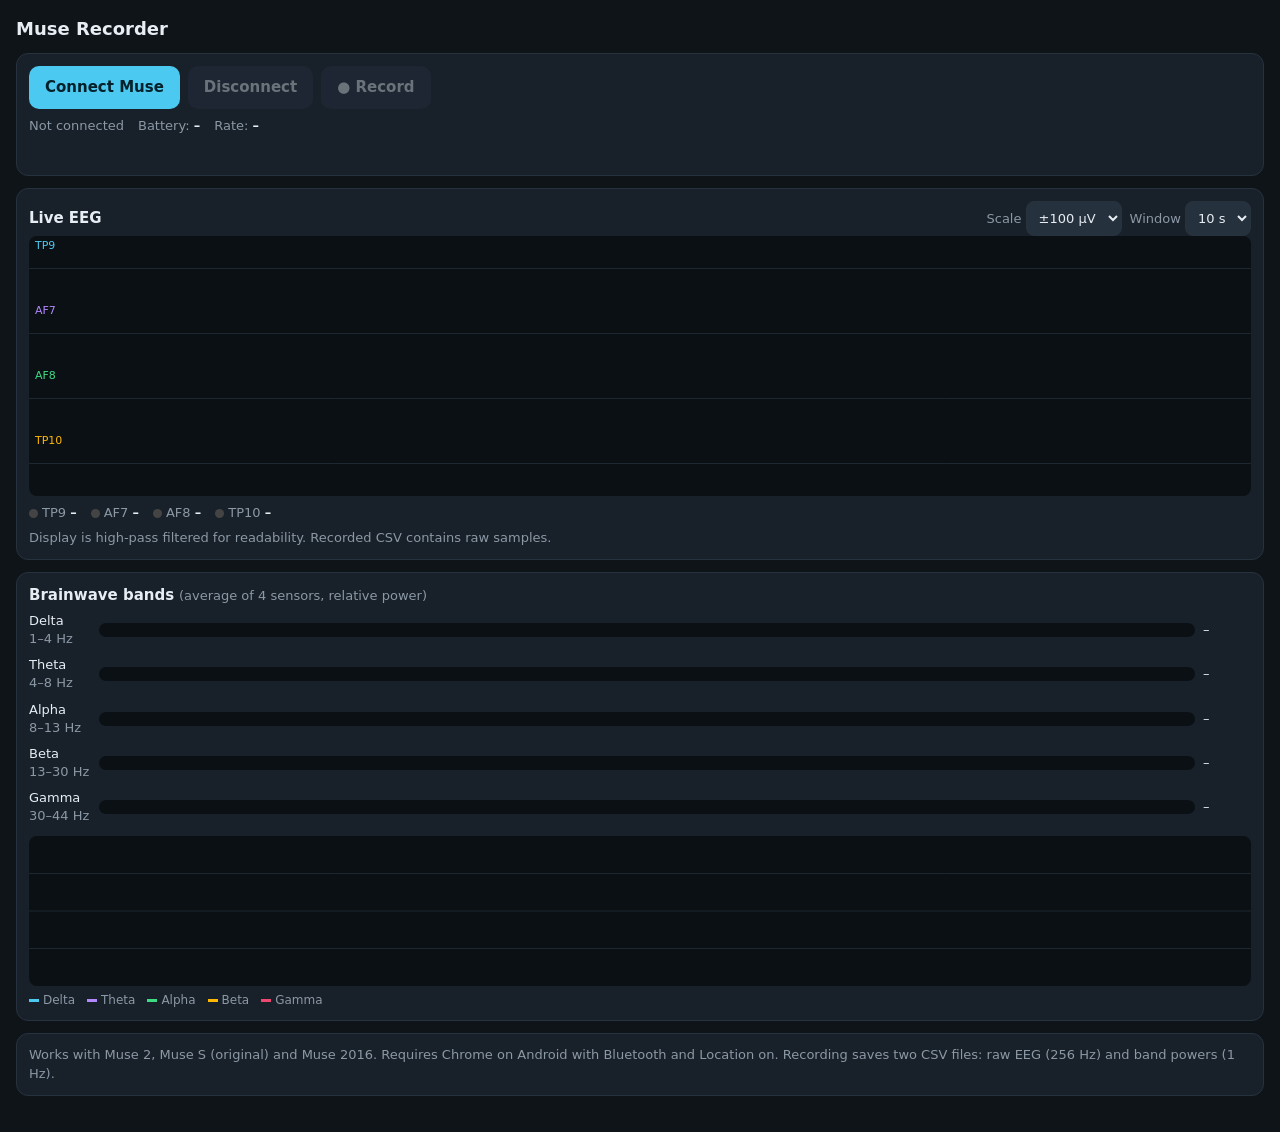
<file: tools/muse-recorder.html>
<!doctype html>
<html lang="en">
<head>
<meta charset="utf-8">
<meta name="viewport" content="width=device-width, initial-scale=1, viewport-fit=cover">
<meta name="theme-color" content="#0f1419">
<title>Muse Recorder</title>
<style>
  :root{--bg:#0f1419;--card:#18202a;--line:#27323f;--fg:#e6edf3;--mut:#8b98a5;--acc:#4cc9f0;--ok:#3ddc84;--warn:#ffb703;--bad:#ef476f;
    --c0:#4cc9f0;--c1:#b388ff;--c2:#3ddc84;--c3:#ffb703;--c4:#ef476f}
  *{box-sizing:border-box}
  body{margin:0;background:var(--bg);color:var(--fg);font:15px/1.4 system-ui,-apple-system,Roboto,sans-serif;padding:12px 16px calc(24px + env(safe-area-inset-bottom))}
  h1{font-size:18px;margin:4px 0 12px;font-weight:600}
  .card{background:var(--card);border:1px solid var(--line);border-radius:12px;padding:12px;margin-bottom:12px}
  .row{display:flex;gap:8px;flex-wrap:wrap;align-items:center}
  button{font:inherit;font-weight:600;border:0;border-radius:10px;padding:11px 16px;background:var(--acc);color:#04202a;cursor:pointer}
  button.sec{background:#26313e;color:var(--fg)}
  button.rec{background:var(--bad);color:#fff}
  button:disabled{opacity:.4;cursor:not-allowed}
  select{font:inherit;background:#26313e;color:var(--fg);border:1px solid var(--line);border-radius:8px;padding:8px}
  label{color:var(--mut);font-size:13px}
  .mut{color:var(--mut);font-size:13px}
  canvas{width:100%;display:block;border-radius:8px;background:#0b1015}
  .stat{display:flex;gap:14px;flex-wrap:wrap;margin-top:8px;font-size:13px;color:var(--mut)}
  .stat b{color:var(--fg);font-weight:600}
  .dot{display:inline-block;width:9px;height:9px;border-radius:50%;background:#444;margin-right:4px;vertical-align:middle}
  .bars{display:grid;gap:8px;margin-top:6px}
  .bar{display:grid;grid-template-columns:62px 1fr 48px;align-items:center;gap:8px;font-size:13px}
  .bar .track{height:14px;background:#0b1015;border-radius:7px;overflow:hidden}
  .bar .fill{height:100%;width:0;border-radius:7px;transition:width .25s}
  #msg{min-height:20px;color:var(--warn);font-size:13px;margin-top:8px}
  .legend{display:flex;gap:12px;flex-wrap:wrap;font-size:12px;color:var(--mut);margin-top:6px}
  .legend i{display:inline-block;width:10px;height:3px;margin-right:4px;vertical-align:middle}
</style>
</head>
<body>
<h1>Muse Recorder</h1>

<div class="card">
  <div class="row">
    <button id="btnConnect">Connect Muse</button>
    <button id="btnDisc" class="sec" disabled>Disconnect</button>
    <button id="btnRec" class="sec" disabled>● Record</button>
  </div>
  <div class="stat">
    <span id="stDevice">Not connected</span>
    <span>Battery: <b id="stBat">–</b></span>
    <span>Rate: <b id="stRate">–</b></span>
    <span id="stRec"></span>
  </div>
  <div id="msg"></div>
</div>

<div class="card">
  <div class="row" style="justify-content:space-between">
    <b>Live EEG</b>
    <span class="row">
      <label>Scale <select id="selScale"><option value="50">±50 µV</option><option value="100" selected>±100 µV</option><option value="250">±250 µV</option><option value="500">±500 µV</option></select></label>
      <label>Window <select id="selWin"><option value="5">5 s</option><option value="10" selected>10 s</option><option value="20">20 s</option></select></label>
    </span>
  </div>
  <canvas id="cvEEG" height="260"></canvas>
  <div class="stat" id="quality"></div>
  <div class="mut" style="margin-top:6px">Display is high-pass filtered for readability. Recorded CSV contains raw samples.</div>
</div>

<div class="card">
  <b>Brainwave bands</b> <span class="mut">(average of 4 sensors, relative power)</span>
  <div class="bars" id="bars"></div>
  <canvas id="cvHist" height="150" style="margin-top:10px"></canvas>
  <div class="legend" id="legend"></div>
</div>

<div class="card mut">
  Works with Muse 2, Muse S (original) and Muse 2016. Requires Chrome on Android with Bluetooth and Location on.
  Recording saves two CSV files: raw EEG (256 Hz) and band powers (1 Hz).
</div>

<script>
'use strict';
// ---------- Muse protocol constants ----------
const MUSE_SERVICE = 0xfe8d;
const CHAR_CONTROL = '273e0001-4c4d-454d-96be-f03bac821358';
const CHAR_TELEMETRY = '273e000b-4c4d-454d-96be-f03bac821358';
const EEG_CHARS = [
  '273e0003-4c4d-454d-96be-f03bac821358', // TP9
  '273e0004-4c4d-454d-96be-f03bac821358', // AF7
  '273e0005-4c4d-454d-96be-f03bac821358', // AF8
  '273e0006-4c4d-454d-96be-f03bac821358'  // TP10
];
const CH_NAMES = ['TP9','AF7','AF8','TP10'];
const FS = 256;
const BANDS = [
  {name:'Delta', lo:1,  hi:4,  col:'--c0'},
  {name:'Theta', lo:4,  hi:8,  col:'--c1'},
  {name:'Alpha', lo:8,  hi:13, col:'--c2'},
  {name:'Beta',  lo:13, hi:30, col:'--c3'},
  {name:'Gamma', lo:30, hi:44, col:'--c4'}
];
const css = n => getComputedStyle(document.documentElement).getPropertyValue(n).trim();

// ---------- Decoding ----------
function encodeCommand(cmd){
  const b = new TextEncoder().encode(cmd);
  const out = new Uint8Array(b.length + 2);
  out[0] = b.length + 1; out.set(b, 1); out[out.length-1] = 0x0a;
  return out;
}
function decodeEEG(dv){
  const seq = dv.getUint16(0);
  const s = new Array(12);
  for(let i=0;i<12;i++){
    const b = 2 + ((i*12) >> 3);
    const v = (i % 2 === 0) ? ((dv.getUint8(b) << 4) | (dv.getUint8(b+1) >> 4))
                            : (((dv.getUint8(b) & 0x0f) << 8) | dv.getUint8(b+1));
    s[i] = (v - 2048) * 0.48828125; // µV
  }
  return {seq, samples: s};
}

// ---------- FFT / band power ----------
const N = 512;
const hann = new Float32Array(N).map((_, i) => 0.5 - 0.5*Math.cos(2*Math.PI*i/(N-1)));
function fftMag2(re){ // in-place radix-2 on re, returns power spectrum (N/2+1)
  const n = re.length, im = new Float32Array(n);
  for(let i=1,j=0;i<n;i++){
    let bit = n >> 1;
    for(; j & bit; bit >>= 1) j ^= bit;
    j ^= bit;
    if(i < j){ const t=re[i]; re[i]=re[j]; re[j]=t; }
  }
  for(let len=2; len<=n; len<<=1){
    const ang = -2*Math.PI/len, wr = Math.cos(ang), wi = Math.sin(ang);
    for(let i=0;i<n;i+=len){
      let cr=1, ci=0;
      for(let k=0;k<len/2;k++){
        const a=i+k, b=i+k+len/2;
        const xr = re[b]*cr - im[b]*ci, xi = re[b]*ci + im[b]*cr;
        re[b] = re[a]-xr; im[b] = im[a]-xi; re[a] += xr; im[a] += xi;
        const ncr = cr*wr - ci*wi; ci = cr*wi + ci*wr; cr = ncr;
      }
    }
  }
  const p = new Float32Array(n/2+1);
  for(let i=0;i<=n/2;i++) p[i] = re[i]*re[i] + im[i]*im[i];
  return p;
}
function bandPowers(window512){ // returns absolute powers per band
  let mean = 0; for(let i=0;i<N;i++) mean += window512[i]; mean /= N;
  const x = new Float32Array(N);
  for(let i=0;i<N;i++) x[i] = (window512[i]-mean) * hann[i];
  const p = fftMag2(x), res = FS/N;
  return BANDS.map(b => {
    let s = 0;
    for(let k=Math.ceil(b.lo/res); k<=Math.floor(b.hi/res); k++) s += p[k];
    return s;
  });
}

// ---------- State ----------
const RING = FS * 30;
const ring = CH_NAMES.map(() => new Float32Array(RING));
let wpos = CH_NAMES.map(() => 0);        // total samples written per channel
let hp = CH_NAMES.map(() => ({px:0, py:0, init:false}));
let lastSeq = CH_NAMES.map(() => null), seqBase = CH_NAMES.map(() => 0);
let device = null, server = null, ctrl = null, connected = false;
let pktCount = 0, rateT0 = performance.now(), rate = 0;
let recording = false, recStart = 0, recPackets = CH_NAMES.map(() => new Map()), recT0 = null, recIdx0 = null;
let bandRows = [], bandHist = [], lastBand = null;
const lastPktT = [0,0,0,0];

const $ = id => document.getElementById(id);
const msg = t => { $('msg').textContent = t || ''; };

// ---------- Packet handling ----------
function onEEG(ch, ev){
  const dv = ev.target.value;
  if(dv.byteLength < 20) return;
  const {seq, samples} = decodeEEG(dv);
  if(lastSeq[ch] !== null && seq < lastSeq[ch] - 30000) seqBase[ch] += 65536;
  lastSeq[ch] = seq;
  const idx = seqBase[ch] + seq;
  pktCount++;
  lastPktT[ch] = performance.now();
  const st = hp[ch];
  for(const x of samples){
    if(!st.init){ st.px = x; st.py = 0; st.init = true; }
    const y = 0.995 * (st.py + x - st.px);
    st.px = x; st.py = y;
    ring[ch][wpos[ch] % RING] = y; wpos[ch]++;
  }
  if(recording){
    if(recT0 === null){ recT0 = Date.now(); recIdx0 = idx; }
    recPackets[ch].set(idx, Float32Array.from(samples));
  }
}
function onTelemetry(ev){
  const dv = ev.target.value;
  if(dv.byteLength >= 4){
    const bat = dv.getUint16(2) / 512;
    $('stBat').textContent = bat.toFixed(0) + '%';
  }
}

// ---------- Connection ----------
async function connect(){
  if(!navigator.bluetooth){ msg('Web Bluetooth not available. Use Chrome on Android over HTTPS.'); return; }
  msg('');
  try{
    device = await navigator.bluetooth.requestDevice({
      filters: [{namePrefix: 'Muse'}],
      optionalServices: [MUSE_SERVICE]
    });
    device.addEventListener('gattserverdisconnected', onDisconnected);
    $('stDevice').textContent = 'Connecting to ' + device.name + '…';
    server = await device.gatt.connect();
    const svc = await server.getPrimaryService(MUSE_SERVICE);
    ctrl = await svc.getCharacteristic(CHAR_CONTROL);
    try{ await ctrl.startNotifications(); }catch(e){}
    try{
      const tel = await svc.getCharacteristic(CHAR_TELEMETRY);
      tel.addEventListener('characteristicvaluechanged', onTelemetry);
      await tel.startNotifications();
    }catch(e){}
    for(let i=0;i<4;i++){
      const c = await svc.getCharacteristic(EEG_CHARS[i]);
      c.addEventListener('characteristicvaluechanged', ev => onEEG(i, ev));
      await c.startNotifications();
    }
    const send = async cmd => {
      const data = encodeCommand(cmd);
      if(ctrl.writeValueWithoutResponse) await ctrl.writeValueWithoutResponse(data);
      else await ctrl.writeValue(data);
      await new Promise(r => setTimeout(r, 60));
    };
    await send('h'); await send('p21'); await send('s'); await send('d');
    connected = true;
    $('stDevice').textContent = 'Connected: ' + device.name;
    $('btnConnect').disabled = true; $('btnDisc').disabled = false; $('btnRec').disabled = false;
    requestWake();
  }catch(e){
    msg('Connection failed: ' + (e && e.message ? e.message : e));
    $('stDevice').textContent = 'Not connected';
    try{ if(device && device.gatt.connected) device.gatt.disconnect(); }catch(_){}
  }
}
function onDisconnected(){
  connected = false;
  $('stDevice').textContent = 'Disconnected';
  $('btnConnect').disabled = false; $('btnDisc').disabled = true; $('btnRec').disabled = true;
  $('stBat').textContent = '–';
  if(recording){ msg('Muse disconnected. Recording stopped, saving what was captured.'); stopRecording(); }
  releaseWake();
}
async function disconnect(){
  if(recording) stopRecording();
  try{ if(ctrl) await ctrl.writeValue(encodeCommand('h')); }catch(e){}
  if(device && device.gatt.connected) device.gatt.disconnect();
}

// keep screen on while connected
let wake = null;
async function requestWake(){ try{ if('wakeLock' in navigator) wake = await navigator.wakeLock.request('screen'); }catch(e){} }
function releaseWake(){ try{ if(wake){ wake.release(); wake = null; } }catch(e){} }
document.addEventListener('visibilitychange', () => { if(document.visibilityState === 'visible' && connected) requestWake(); });

// ---------- Recording ----------
function startRecording(){
  recPackets = CH_NAMES.map(() => new Map()); recT0 = null; recIdx0 = null;
  bandRows = []; recStart = Date.now(); recording = true;
  $('btnRec').textContent = '■ Stop & Save'; $('btnRec').className = 'rec';
}
function stopRecording(){
  recording = false;
  $('btnRec').textContent = '● Record'; $('btnRec').className = 'sec';
  $('stRec').textContent = '';
  saveCSVs();
}
function download(name, text){
  const blob = new Blob([text], {type:'text/csv'});
  const a = document.createElement('a');
  a.href = URL.createObjectURL(blob); a.download = name;
  document.body.appendChild(a); a.click(); a.remove();
  setTimeout(() => URL.revokeObjectURL(a.href), 10000);
}
function stamp(){ const d = new Date(recStart); const p = n => String(n).padStart(2,'0');
  return `${d.getFullYear()}${p(d.getMonth()+1)}${p(d.getDate())}_${p(d.getHours())}${p(d.getMinutes())}${p(d.getSeconds())}`; }
function saveCSVs(){
  if(recT0 === null){ msg('No data was captured.'); return; }
  let minI = Infinity, maxI = -Infinity;
  for(const m of recPackets) for(const k of m.keys()){ if(k < minI) minI = k; if(k > maxI) maxI = k; }
  const lines = ['timestamp_unix,elapsed_s,TP9,AF7,AF8,TP10'];
  for(let idx = minI; idx <= maxI; idx++){
    const pk = recPackets.map(m => m.get(idx));
    if(!pk.some(Boolean)) continue;
    for(let i=0;i<12;i++){
      const el = ((idx - recIdx0) * 12 + i) / FS;
      const row = [(recT0/1000 + el).toFixed(4), el.toFixed(4)];
      for(let c=0;c<4;c++) row.push(pk[c] ? pk[c][i].toFixed(2) : '');
      lines.push(row.join(','));
    }
  }
  download(`muse_eeg_${stamp()}.csv`, lines.join('\n'));
  const bl = ['timestamp_unix,elapsed_s,delta_rel,theta_rel,alpha_rel,beta_rel,gamma_rel,delta_abs,theta_abs,alpha_abs,beta_abs,gamma_abs'];
  for(const r of bandRows) bl.push(r.join(','));
  setTimeout(() => download(`muse_bands_${stamp()}.csv`, bl.join('\n')), 600);
  msg('Saved ' + (lines.length-1) + ' samples. If Chrome asks, allow multiple downloads.');
}

// ---------- Analysis (1 Hz band powers + 4 Hz display) ----------
function analyze(){
  if(Math.min(...wpos) < N) return null;
  const acc = new Array(BANDS.length).fill(0);
  for(let c=0;c<4;c++){
    const w = new Float32Array(N), end = wpos[c];
    for(let i=0;i<N;i++) w[i] = ring[c][(end - N + i) % RING];
    const bp = bandPowers(w);
    for(let b=0;b<acc.length;b++) acc[b] += bp[b] / 4;
  }
  const tot = acc.reduce((a,b)=>a+b, 0) || 1;
  return {abs: acc, rel: acc.map(v => v/tot)};
}
function updateBands(){
  const r = analyze(); if(!r) return;
  lastBand = r;
  BANDS.forEach((b,i) => {
    $('fill'+i).style.width = (r.rel[i]*100).toFixed(1) + '%';
    $('val'+i).textContent = (r.rel[i]*100).toFixed(0) + '%';
  });
  bandHist.push(r.rel); if(bandHist.length > 120) bandHist.shift();
}
function logBandRow(){
  if(!recording || !lastBand || recT0 === null) return;
  const el = (Date.now() - recT0)/1000;
  bandRows.push([ (Date.now()/1000).toFixed(3), el.toFixed(2),
    ...lastBand.rel.map(v => v.toFixed(5)), ...lastBand.abs.map(v => v.toExponential(4)) ]);
}

function updateQuality(){
  const q = $('quality'); let html = '';
  for(let c=0;c<4;c++){
    let cls = '#444', txt = '–';
    if(wpos[c] >= FS){
      let s=0, s2=0; for(let i=0;i<FS;i++){ const v = ring[c][(wpos[c]-1-i) % RING]; s+=v; s2+=v*v; }
      const rms = Math.sqrt(Math.max(0, s2/FS - (s/FS)**2));
      if(connected && performance.now() - lastPktT[c] > 2000){ cls = '#444'; txt = 'no data'; }
      else if(rms < 1){ cls = css('--bad'); txt = 'flat'; }
      else if(rms > 150){ cls = css('--bad'); txt = 'noisy'; }
      else if(rms > 60){ cls = css('--warn'); txt = 'fair'; }
      else { cls = css('--ok'); txt = 'good'; }
    }
    html += `<span><span class="dot" style="background:${cls}"></span>${CH_NAMES[c]} <b>${txt}</b></span>`;
  }
  q.innerHTML = html;
}

// ---------- Drawing ----------
function fitCanvas(cv){
  const dpr = window.devicePixelRatio || 1, w = cv.clientWidth, h = parseInt(cv.getAttribute('height'));
  if(cv.width !== Math.round(w*dpr) || cv.height !== Math.round(h*dpr)){ cv.width = Math.round(w*dpr); cv.height = Math.round(h*dpr); }
  const g = cv.getContext('2d'); g.setTransform(dpr,0,0,dpr,0,0); return {g, w, h};
}
const traceCols = ['--c0','--c1','--c2','--c3'];
function drawEEG(){
  const {g, w, h} = fitCanvas($('cvEEG'));
  g.clearRect(0,0,w,h);
  const secs = +$('selWin').value, scale = +$('selScale').value, n = secs*FS;
  const lane = h/4;
  for(let c=0;c<4;c++){
    const mid = lane*c + lane/2;
    g.strokeStyle = '#1d2832'; g.lineWidth = 1; g.beginPath(); g.moveTo(0, mid); g.lineTo(w, mid); g.stroke();
    g.fillStyle = css(traceCols[c]); g.font = '11px system-ui'; g.fillText(CH_NAMES[c], 6, lane*c + 13);
    if(wpos[c] < 2) continue;
    g.strokeStyle = css(traceCols[c]); g.lineWidth = 1.2; g.beginPath();
    const avail = Math.min(n, wpos[c]), step = Math.max(1, Math.floor(avail / w));
    for(let k=0;k<avail;k+=step){
      const v = ring[c][(wpos[c] - avail + k) % RING];
      const x = w - (avail - k) / n * w;
      const y = Math.max(lane*c, Math.min(lane*(c+1), mid - v / scale * (lane/2)));
      k === 0 ? g.moveTo(x, y) : g.lineTo(x, y);
    }
    g.stroke();
  }
}
function drawHist(){
  const {g, w, h} = fitCanvas($('cvHist'));
  g.clearRect(0,0,w,h);
  g.strokeStyle = '#1d2832'; g.lineWidth = 1;
  for(let i=1;i<4;i++){ g.beginPath(); g.moveTo(0, h*i/4); g.lineTo(w, h*i/4); g.stroke(); }
  if(bandHist.length < 2) return;
  BANDS.forEach((b,bi) => {
    g.strokeStyle = css(b.col); g.lineWidth = 1.6; g.beginPath();
    bandHist.forEach((r,i) => {
      const x = w - (bandHist.length - 1 - i) / 119 * w, y = h - r[bi] * h * 1.0;
      i === 0 ? g.moveTo(x, y) : g.lineTo(x, y);
    });
    g.stroke();
  });
}

// ---------- UI wiring ----------
BANDS.forEach((b,i) => {
  $('bars').insertAdjacentHTML('beforeend',
    `<div class="bar"><span>${b.name}<br><span class="mut">${b.lo}–${b.hi} Hz</span></span>
     <div class="track"><div class="fill" id="fill${i}" style="background:var(${b.col})"></div></div><span id="val${i}">–</span></div>`);
  $('legend').insertAdjacentHTML('beforeend', `<span><i style="background:var(${b.col})"></i>${b.name}</span>`);
});
$('btnConnect').onclick = connect;
$('btnDisc').onclick = disconnect;
$('btnRec').onclick = () => recording ? stopRecording() : startRecording();

setInterval(() => {
  const now = performance.now();
  rate = pktCount * 12 / 4 / ((now - rateT0)/1000); // samples/s per channel
  pktCount = 0; rateT0 = now;
  $('stRate').textContent = connected ? Math.round(rate) + ' Hz' : '–';
}, 1000);
setInterval(updateBands, 250);
setInterval(() => { logBandRow(); if(recording) $('stRec').innerHTML = '<span class="dot" style="background:var(--bad)"></span>REC ' + Math.floor((Date.now()-recStart)/1000) + ' s'; }, 1000);
setInterval(updateQuality, 1000);
(function loop(){ drawEEG(); drawHist(); requestAnimationFrame(loop); })();
</script>
</body>
</html>
</file>
